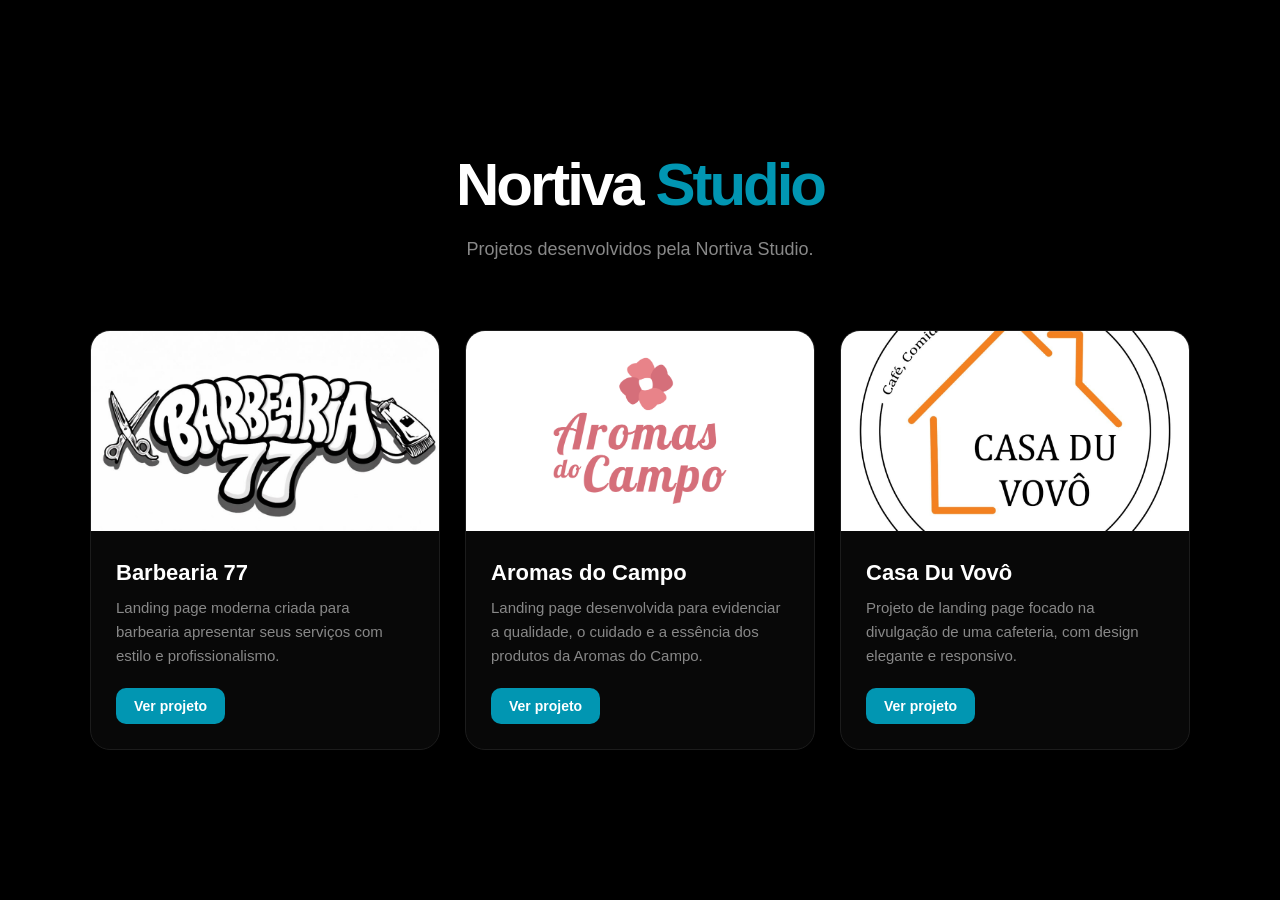
<file: index.html>
<!DOCTYPE html>
<html lang="pt-BR">

<head>
<meta charset="UTF-8">
<meta name="viewport" content="width=device-width, initial-scale=1.0">

<link rel="icon" type="image/image" href="https://avatars.githubusercontent.com/u/308160065?s=200&v=4">
    
<title>Nortiva Studio</title>

<style>

*{
    margin:0;
    padding:0;
    box-sizing:border-box;
    font-family:Inter,Arial,sans-serif;
}

body{

    min-height:100vh;
    background:#000;
    color:white;

    display:flex;
    justify-content:center;
    align-items:center;

    padding:40px;

}


.container{

    width:100%;
    max-width:1100px;
    text-align:center;

}


.logo{

    font-size:60px;
    font-weight:800;
    letter-spacing:-3px;

}

.logo span{

    color:#0196b2;

}


.subtitle{

    color:#888;
    margin-top:20px;
    font-size:18px;

}


/* Projetos */

.projects{

    margin-top:70px;

    display:grid;

    grid-template-columns:repeat(auto-fit,minmax(280px,1fr));

    gap:25px;

}



.card{

    background:#080808;

    border:1px solid #1c1c1c;

    border-radius:20px;

    overflow:hidden;

    text-align:left;

    transition:.3s;

    cursor:pointer;

}


.card:hover{

    transform:translateY(-8px);

    border-color:#0196b2;

}


.card img{

    width:100%;

    height:200px;

    object-fit:cover;

}



.content{

    padding:25px;

}



.content h2{

    font-size:22px;

    margin-bottom:10px;

}



.content p{

    color:#888;

    font-size:15px;

    line-height:1.6;

}



.button{

    display:inline-block;

    margin-top:20px;

    padding:10px 18px;

    background:#0196b2;

    color:white;

    border-radius:10px;

    text-decoration:none;

    font-size:14px;

    font-weight:600;

}



</style>

</head>


<body>


<div class="container">


<div class="logo">
    Nortiva <span>Studio</span>
</div>


<p class="subtitle">
Projetos desenvolvidos pela Nortiva Studio.
</p>



<section class="projects">


<div class="card">

<img src="barbearia77/assets/logo.jpg" alt="Projeto">

<div class="content">

<h2>Barbearia 77</h2>

<p>
Landing page moderna criada para barbearia apresentar seus serviços com estilo e profissionalismo.
</p>

<a class="button" href="../barbearia77/index.html">
Ver projeto
</a>

</div>

</div>

<div class="card">

<img src="aromas-do-campo/assets/aromasdocampo.png" alt="Projeto">

<div class="content">

<h2>Aromas do Campo</h2>

<p>
Landing page desenvolvida para evidenciar a qualidade, o cuidado e a essência dos produtos da Aromas do Campo.
</p>

<a class="button" href="../aromas-do-campo/index.html">
Ver projeto
</a>

</div>

</div>

<div class="card">

<img src="lima-vet/assets/cafeduvovo.webp" alt="Projeto">

<div class="content">

<h2>Casa Du Vovô</h2>

<p>
Projeto de landing page focado na divulgação de uma cafeteria, com design elegante e responsivo.
</p>

<a class="button" href="https://casaduvovo.netlify.app/">
Ver projeto
</a>

</div>

</div>
    
</section>



</div>


</body>

</html>
</file>
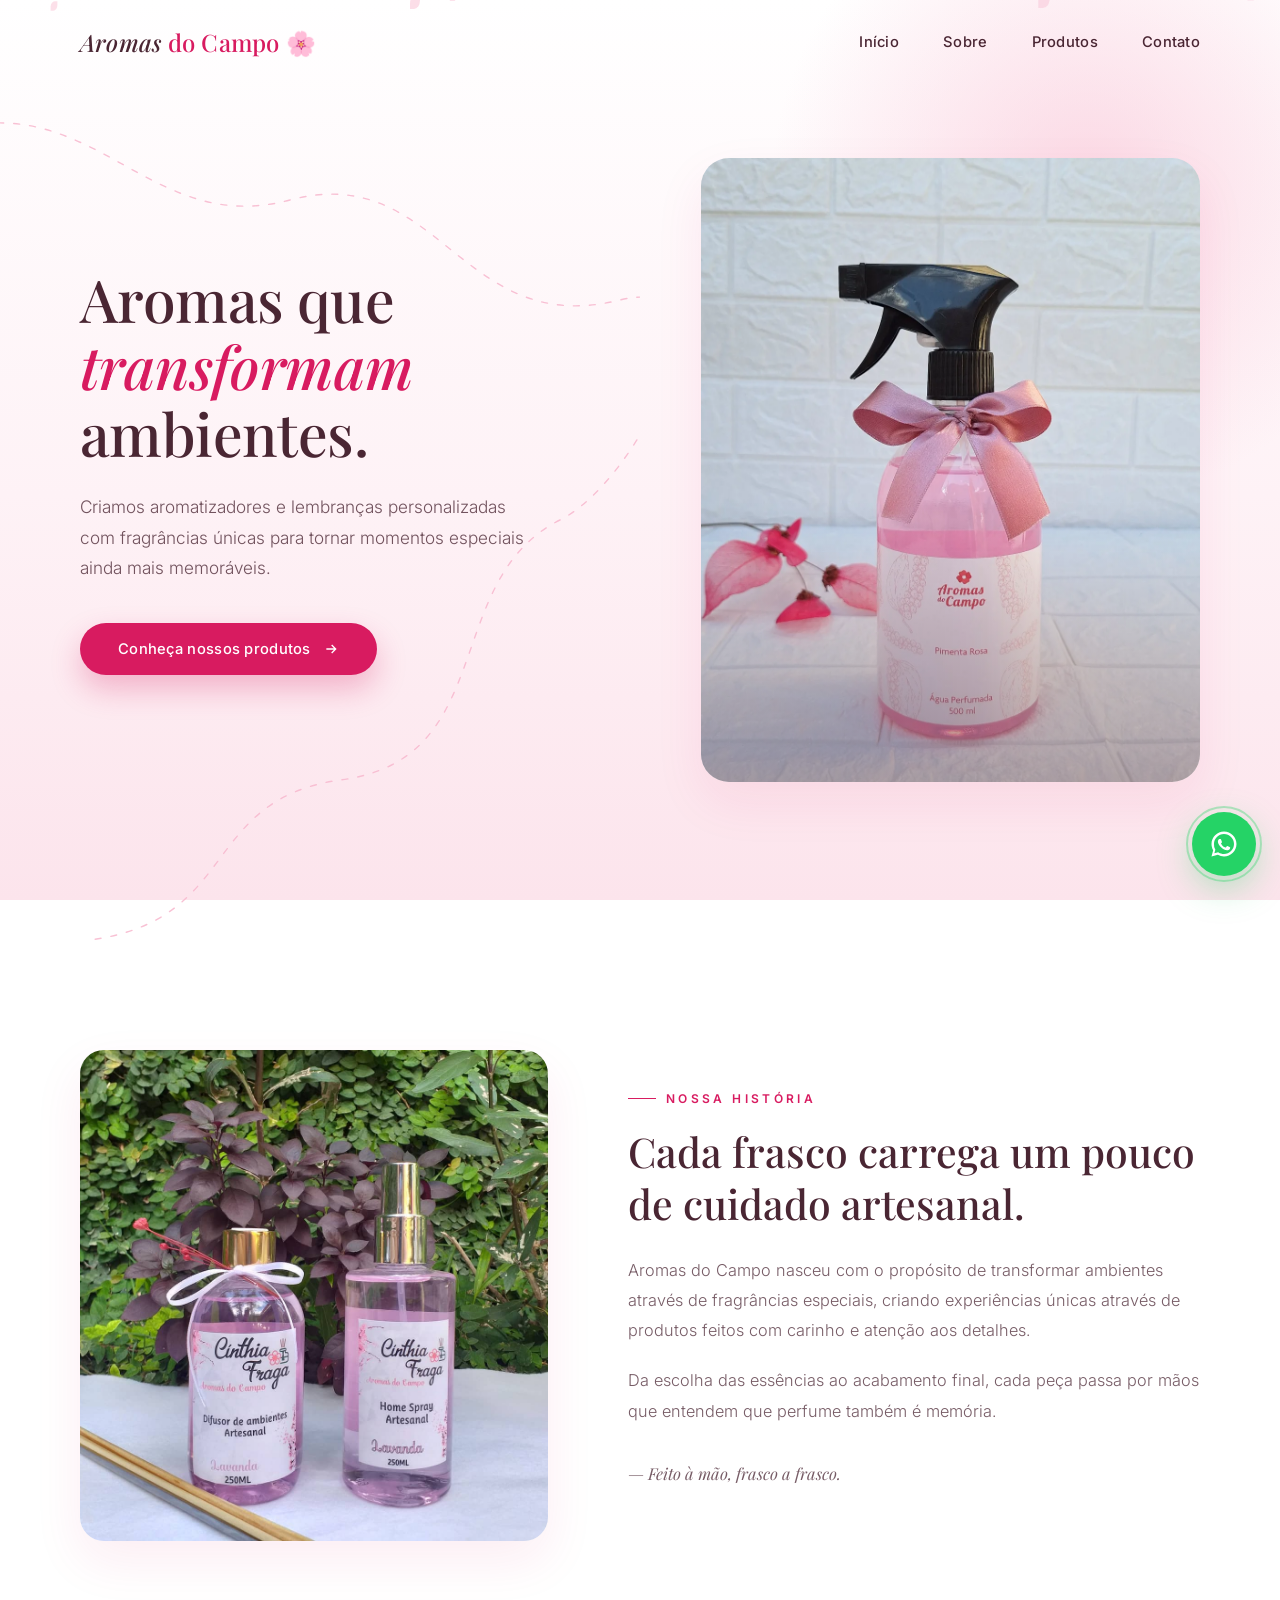
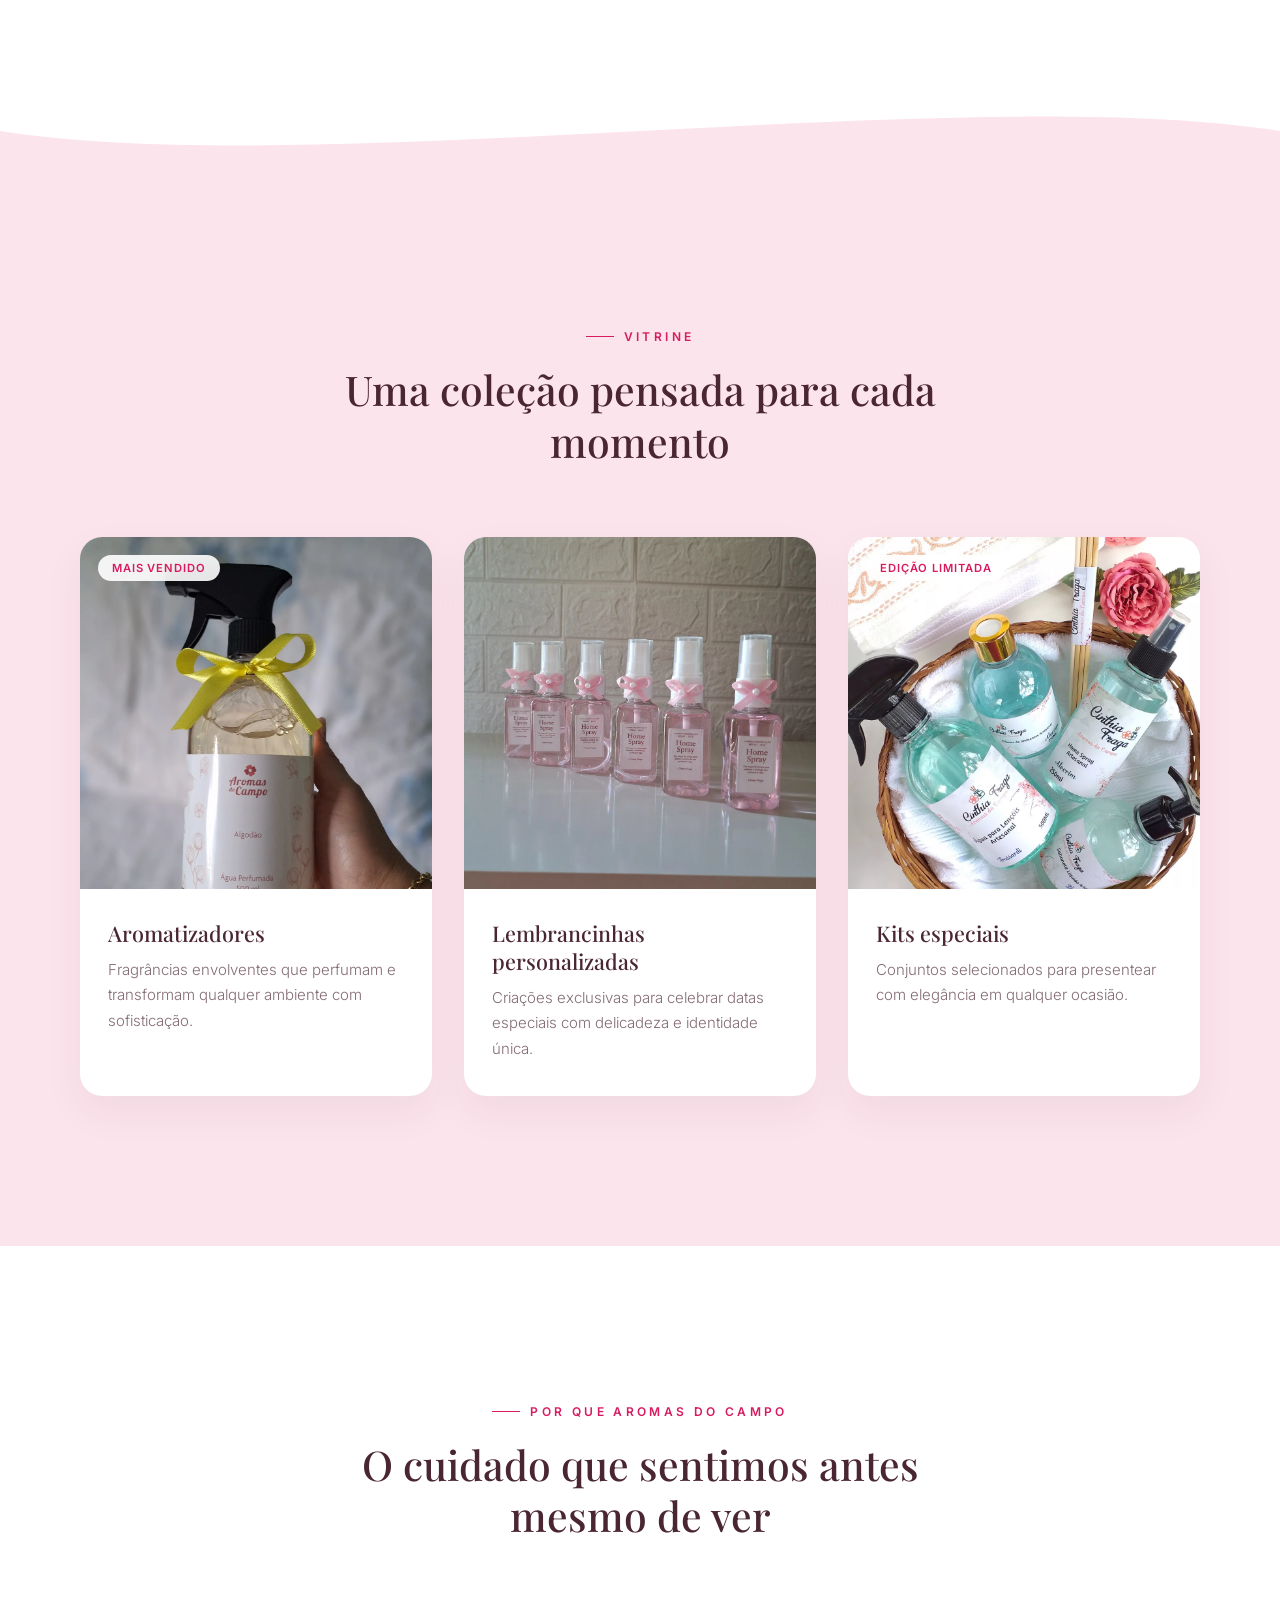
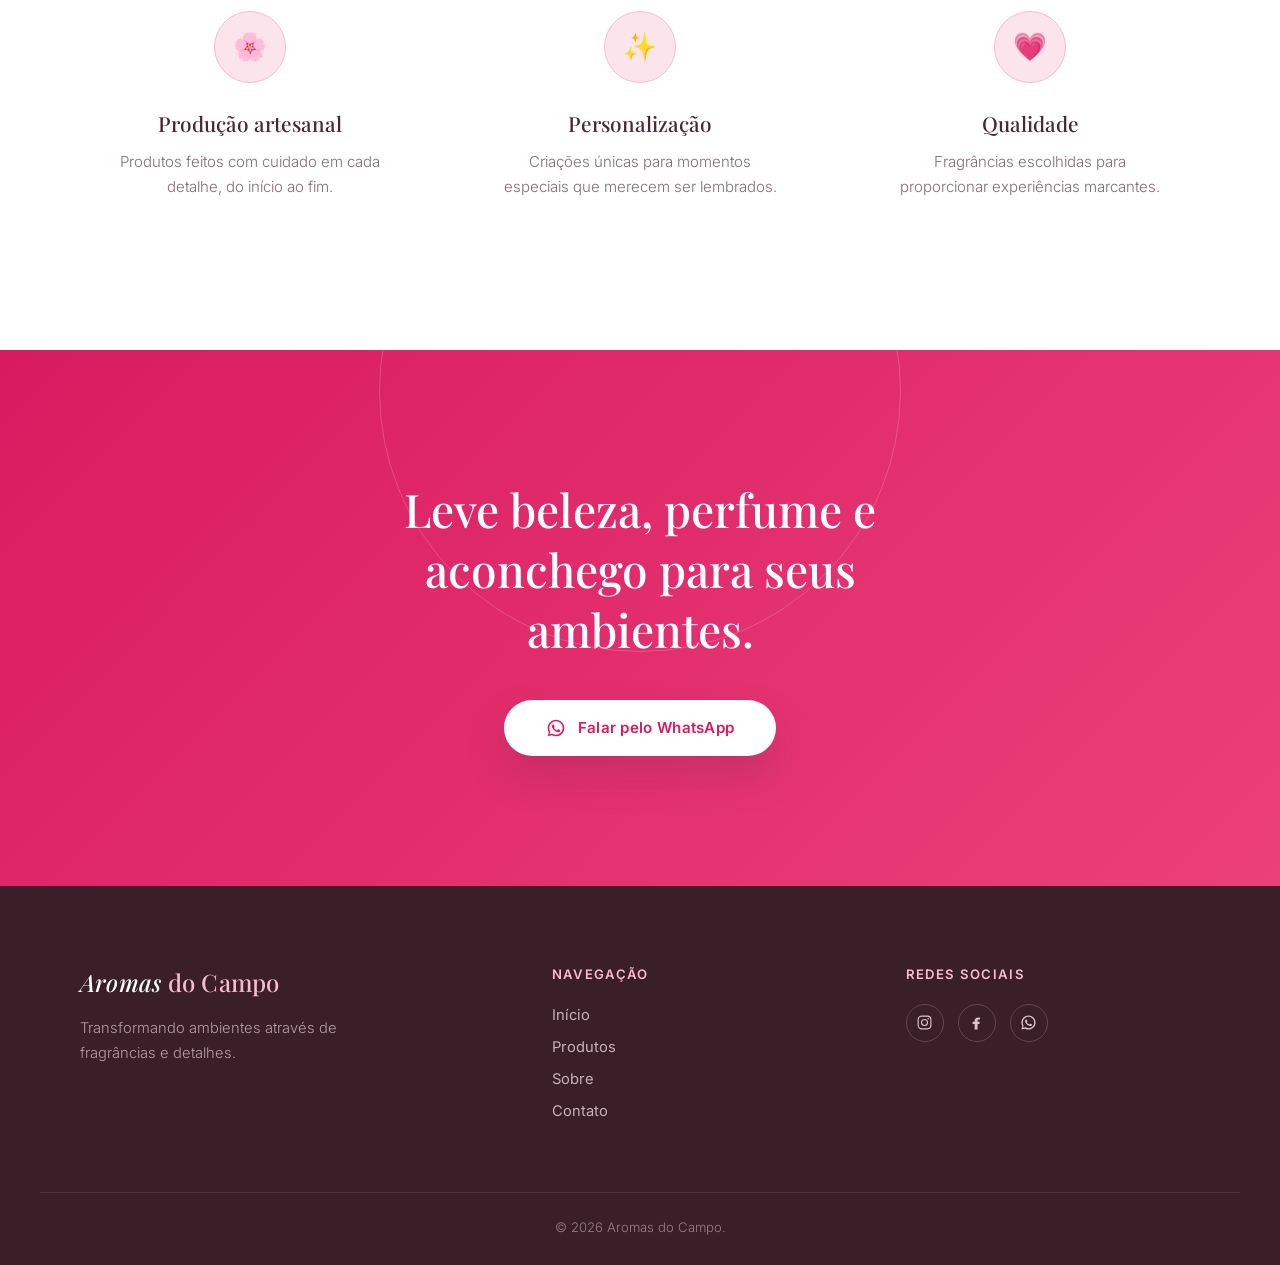
<file: aromas-do-campo/index.html>
<!DOCTYPE html>
<html lang="pt-BR">
<head>
<meta charset="UTF-8">
<meta name="viewport" content="width=device-width, initial-scale=1.0">
<title>Aromas do Campo</title>
<link rel="preconnect" href="https://fonts.googleapis.com">
<link rel="preconnect" href="https://fonts.gstatic.com" crossorigin>
<link href="https://fonts.googleapis.com/css2?family=Playfair+Display:ital,wght@0,400;0,500;0,600;1,400&family=Inter:wght@300;400;500;600&display=swap" rel="stylesheet">
<link rel="icon" type="images/png" href="assets/aromasdocampo.png">  
<link rel="stylesheet" href="style.css">
</head>

<a
    href="https://api.whatsapp.com/send?1=pt_BR&phone=5538991976203"
    class="whatsapp-float"
    target="_blank"
    aria-label="Falar no WhatsApp">
    <svg viewBox="0 0 24 24" fill="currentColor">
        <path d="M12 2C6.48 2 2 6.48 2 12c0 1.85.5 3.58 1.36 5.07L2 22l5.07-1.33A9.94 9.94 0 0012 22c5.52 0 10-4.48 10-10S17.52 2 12 2zm0 18c-1.6 0-3.1-.44-4.38-1.2l-.31-.19-3.01.79.8-2.93-.2-.32A7.94 7.94 0 014 12c0-4.41 3.59-8 8-8s8 3.59 8 8-3.59 8-8 8zm4.4-5.6c-.24-.12-1.42-.7-1.64-.78-.22-.08-.38-.12-.54.12-.16.24-.62.78-.76.94-.14.16-.28.18-.52.06-.24-.12-1.02-.38-1.94-1.2-.72-.64-1.2-1.44-1.34-1.68-.14-.24-.02-.37.1-.49.11-.11.24-.28.36-.42.12-.14.16-.24.24-.4.08-.16.04-.3-.02-.42-.06-.12-.54-1.3-.74-1.78-.2-.47-.4-.4-.54-.41h-.46c-.16 0-.42.06-.64.3-.22.24-.84.82-.84 2s.86 2.32.98 2.48c.12.16 1.7 2.6 4.12 3.64.58.25 1.03.4 1.38.51.58.18 1.11.16 1.53.1.47-.07 1.42-.58 1.62-1.14.2-.56.2-1.04.14-1.14-.06-.1-.22-.16-.46-.28z"/>
    </svg>
</a>
  
<body>

<svg class="scent-ribbon" width="700" height="900" viewBox="0 0 700 900" style="top:60px; left:-60px;" aria-hidden="true">
  <path d="M-20,80 C150,10 200,180 350,140 C500,100 520,280 680,240 C800,210 700,420 620,460 C500,520 560,700 400,720 C260,740 300,860 150,880"/>
</svg>

<!-- ======================================== -->
<!-- HEADER -->
<!-- ======================================== -->
<header class="header" id="header">
  <div class="container">
    <a href="#" class="logo">Aromas <span>do Campo 🌸</span></a>

    <nav class="nav-menu" id="navMenu">
      <a href="#inicio">Início</a>
      <a href="#sobre">Sobre</a>
      <a href="#produtos">Produtos</a>
      <a href="#contato">Contato</a>
    </nav>

    <button class="nav-toggle" id="navToggle" aria-label="Abrir menu">
      <span></span>
      <span></span>
      <span></span>
    </button>
  </div>
</header>

<!-- ======================================== -->
<!-- HERO -->
<!-- ======================================== -->
<section class="hero" id="inicio">
  <div class="hero-glow"></div>

  <div class="container">
    <div class="hero-text">
      <h1 class="hero-title">Aromas que <em>transformam</em> ambientes.</h1>
      <p class="hero-subtitle">Criamos aromatizadores e lembranças personalizadas com fragrâncias únicas para tornar momentos especiais ainda mais memoráveis.</p>

      <a href="#produtos" class="btn-primary">
        Conheça nossos produtos
        <svg viewBox="0 0 24 24" fill="none" stroke="currentColor" stroke-width="2"><path d="M5 12h14M13 6l6 6-6 6"/></svg>
      </a>
    </div>

    <div class="hero-visual">
      <img src="assets/hero.jpg" alt="Aromatizador de ambiente Aromas do Campo entre flores">
    </div>
  </div>
</section>

<!-- ======================================== -->
<!-- SOBRE A MARCA -->
<!-- ======================================== -->
<section class="about" id="sobre">
  <div class="container">
    <div class="about-visual reveal">
      <div class="about-frame"></div>
      <img src="assets/sobre.jpg" alt="Produtos artesanais Aromas do Campo">
    </div>

    <div class="about-content reveal">
      <span class="eyebrow">Nossa história</span>
      <h2>Cada frasco carrega um pouco de cuidado artesanal.</h2>
      <p>Aromas do Campo nasceu com o propósito de transformar ambientes através de fragrâncias especiais, criando experiências únicas através de produtos feitos com carinho e atenção aos detalhes.</p>
      <p>Da escolha das essências ao acabamento final, cada peça passa por mãos que entendem que perfume também é memória.</p>
      <p class="about-signature">— Feito à mão, frasco a frasco.</p>
    </div>
  </div>
</section>

<div class="section-divider">
  <svg viewBox="0 0 1200 80" preserveAspectRatio="none"><path d="M0,40 C300,90 900,-10 1200,40 L1200,80 L0,80 Z"/></svg>
</div>

<!-- ======================================== -->
<!-- PRODUTOS -->
<!-- ======================================== -->
<section class="products" id="produtos">
  <div class="container">
    <div class="section-head reveal">
      <span class="eyebrow">Vitrine</span>
      <h2>Uma coleção pensada para cada momento</h2>
    </div>

    <div class="products-grid">
      <article class="product-card reveal">
        <div class="product-media">
          <span class="product-tag">Mais vendido</span>
          <img src="assets/produto1.jpg" alt="Aromatizador de ambiente floral">
        </div>
        <div class="product-body">
          <h3>Aromatizadores</h3>
          <p>Fragrâncias envolventes que perfumam e transformam qualquer ambiente com sofisticação.</p>
        </div>
      </article>

      <article class="product-card reveal">
        <div class="product-media">
          <img src="assets/lembracinha.jpg" alt="Lembrancinhas personalizadas artesanais">
        </div>
        <div class="product-body">
          <h3>Lembrancinhas personalizadas</h3>
          <p>Criações exclusivas para celebrar datas especiais com delicadeza e identidade única.</p>
        </div>
      </article>

      <article class="product-card reveal">
        <div class="product-media">
          <span class="product-tag">Edição limitada</span>
          <img src="assets/kits.jpg" alt="Kits especiais de aromatizadores.">
        </div>
        <div class="product-body">
          <h3>Kits especiais</h3>
          <p>Conjuntos selecionados para presentear com elegância em qualquer ocasião.</p>
        </div>
      </article>
    </div>
  </div>
</section>

<!-- ======================================== -->
<!-- DIFERENCIAIS -->
<!-- ======================================== -->
<section class="features">
  <div class="container">
    <div class="section-head reveal">
      <span class="eyebrow">Por que Aromas do Campo</span>
      <h2>O cuidado que sentimos antes mesmo de ver</h2>
    </div>

    <div class="features-grid">
      <div class="feature-item reveal">
        <div class="feature-icon">🌸</div>
        <h3>Produção artesanal</h3>
        <p>Produtos feitos com cuidado em cada detalhe, do início ao fim.</p>
      </div>

      <div class="feature-item reveal">
        <div class="feature-icon">✨</div>
        <h3>Personalização</h3>
        <p>Criações únicas para momentos especiais que merecem ser lembrados.</p>
      </div>

      <div class="feature-item reveal">
        <div class="feature-icon">💗</div>
        <h3>Qualidade</h3>
        <p>Fragrâncias escolhidas para proporcionar experiências marcantes.</p>
      </div>
    </div>
  </div>
</section>

<!-- ======================================== -->
<!-- CTA FINAL -->
<!-- ======================================== -->
<section class="cta-final" id="contato">
  <div class="container">
    <h2>Leve beleza, perfume e aconchego para seus ambientes.</h2>

    <a href="https://api.whatsapp.com/send?1=pt_BR&phone=5538991976203" class="btn-whatsapp" target="_blank" rel="noopener">
      <svg viewBox="0 0 24 24" fill="currentColor"><path d="M12 2C6.48 2 2 6.48 2 12c0 1.85.5 3.58 1.36 5.07L2 22l5.07-1.33A9.94 9.94 0 0012 22c5.52 0 10-4.48 10-10S17.52 2 12 2zm0 18c-1.6 0-3.1-.44-4.38-1.2l-.31-.19-3.01.79.8-2.93-.2-.32A7.94 7.94 0 014 12c0-4.41 3.59-8 8-8s8 3.59 8 8-3.59 8-8 8zm4.4-5.6c-.24-.12-1.42-.7-1.64-.78-.22-.08-.38-.12-.54.12-.16.24-.62.78-.76.94-.14.16-.28.18-.52.06-.24-.12-1.02-.38-1.94-1.2-.72-.64-1.2-1.44-1.34-1.68-.14-.24-.02-.37.1-.49.11-.11.24-.28.36-.42.12-.14.16-.24.24-.4.08-.16.04-.3-.02-.42-.06-.12-.54-1.3-.74-1.78-.2-.47-.4-.4-.54-.41h-.46c-.16 0-.42.06-.64.3-.22.24-.84.82-.84 2s.86 2.32.98 2.48c.12.16 1.7 2.6 4.12 3.64.58.25 1.03.4 1.38.51.58.18 1.11.16 1.53.1.47-.07 1.42-.58 1.62-1.14.2-.56.2-1.04.14-1.14-.06-.1-.22-.16-.46-.28z"/></svg>
      Falar pelo WhatsApp
    </a>
  </div>
</section>

<!-- ======================================== -->
<!-- FOOTER -->
<!-- ======================================== -->
<footer class="footer">
  <div class="container">
    <div class="footer-brand">
      <a href="#" class="logo">Aromas <span style="color:var(--rosa-suave);">do Campo</span></a>
      <p>Transformando ambientes através de fragrâncias e detalhes.</p>
    </div>

    <div class="footer-col">
      <h4>Navegação</h4>
      <ul>
        <li><a href="#inicio">Início</a></li>
        <li><a href="#produtos">Produtos</a></li>
        <li><a href="#sobre">Sobre</a></li>
        <li><a href="#contato">Contato</a></li>
      </ul>
    </div>

<div class="footer-col"> 
  <h4>Redes sociais</h4>
    <div class="footer-social">
  <a href="https://www.instagram.com/cinthiafragaaromasdocampo/" aria-label="Instagram">
    <svg viewBox="0 0 24 24" fill="none" stroke="currentColor" stroke-width="1.6">
      <rect x="3" y="3" width="18" height="18" rx="5"/>
      <circle cx="12" cy="12" r="4.2"/>
      <circle cx="17.2" cy="6.8" r="1.1" fill="currentColor" stroke="none"/>
    </svg>
  </a>
  <a href="#" aria-label="Facebook">
    <svg viewBox="0 0 24 24" fill="currentColor">
      <path d="M13.5 22v-8h2.7l.4-3h-3.1V9.1c0-.87.25-1.46 1.5-1.46H17V5.05c-.34-.05-1.5-.13-2.85-.13-2.82 0-4.75 1.72-4.75 4.88V11H6.5v3h2.9v8h4.1z"/>
    </svg>
  </a>
  <a href="https://api.whatsapp.com/send?1=pt_BR&phone=5538991976203" aria-label="WhatsApp">
    <svg viewBox="0 0 24 24" fill="currentColor">
      <path d="M12 2C6.48 2 2 6.48 2 12c0 1.85.5 3.58 1.36 5.07L2 22l5.07-1.33A9.94 9.94 0 0012 22c5.52 0 10-4.48 10-10S17.52 2 12 2zm0 18c-1.6 0-3.1-.44-4.38-1.2l-.31-.19-3.01.79.8-2.93-.2-.32A7.94 7.94 0 014 12c0-4.41 3.59-8 8-8s8 3.59 8 8-3.59 8-8 8zm4.4-5.6c-.24-.12-1.42-.7-1.64-.78-.22-.08-.38-.12-.54.12-.16.24-.62.78-.76.94-.14.16-.28.18-.52.06-.24-.12-1.02-.38-1.94-1.2-.72-.64-1.2-1.44-1.34-1.68-.14-.24-.02-.37.1-.49.11-.11.24-.28.36-.42.12-.14.16-.24.24-.4.08-.16.04-.3-.02-.42-.06-.12-.54-1.3-.74-1.78-.2-.47-.4-.4-.54-.41h-.46c-.16 0-.42.06-.64.3-.22.24-.84.82-.84 2s.86 2.32.98 2.48c.12.16 1.7 2.6 4.12 3.64.58.25 1.03.4 1.38.51.58.18 1.11.16 1.53.1.47-.07 1.42-.58 1.62-1.14.2-.56.2-1.04.14-1.14-.06-.1-.22-.16-.46-.28z"/>
    </svg>
  </a>
    </div>
  </div>
</div>

  <p class="footer-bottom">© 2026 Aromas do Campo. </p>
</footer>

<script src="script.js"></script>

</body>
</html>
</file>
<file: aromas-do-campo/style.css>
/* ========================================
   RESET E BASE
======================================== */

*{
  margin:0;

  padding:0;

  box-sizing:border-box;
}

html{
  scroll-behavior:smooth;
}

body{
  font-family:'Inter', sans-serif;

  color:#4A2633;

  background:#FFFFFF;

  overflow-x:hidden;

  -webkit-font-smoothing:antialiased;
}

img{
  max-width:100%;

  display:block;
}

a{
  text-decoration:none;

  color:inherit;
}

ul{
  list-style:none;
}

button{
  font-family:inherit;

  border:none;

  cursor:pointer;
}

::selection{
  background:#F8BBD0;

  color:#4A2633;
}

/* ========================================
   VARIÁVEIS
======================================== */

:root{
  --branco:#FFFFFF;

  --rosa-claro:#FCE4EC;

  --rosa-suave:#F8BBD0;

  --rosa-principal:#EC407A;

  --rosa-forte:#D81B60;

  --texto:#4A2633;

  --sombra-suave:0 20px 50px rgba(216, 27, 96, 0.08);

  --transicao:0.5s cubic-bezier(0.22, 1, 0.36, 1);
}

/* ========================================
   UTILITÁRIOS
======================================== */

.container{
  width:100%;

  max-width:1200px;

  margin:0 auto;

  padding:0 40px;
}

.eyebrow{
  display:inline-flex;

  align-items:center;

  gap:10px;

  font-size:0.75rem;

  letter-spacing:0.28em;

  text-transform:uppercase;

  color:var(--rosa-forte);

  font-weight:600;

  margin-bottom:20px;
}

.eyebrow::before{
  content:'';

  width:28px;

  height:1px;

  background:var(--rosa-forte);
}

.reveal{
  opacity:0;

  transform:translateY(36px);

  transition:opacity 1s cubic-bezier(0.22, 1, 0.36, 1), transform 1s cubic-bezier(0.22, 1, 0.36, 1);
}

.reveal.is-visible{
  opacity:1;

  transform:translateY(0);
}

/* ========================================
   RIBBON DE FRAGRÂNCIA (ASSINATURA VISUAL)
======================================== */

.scent-ribbon{
  position:absolute;

  pointer-events:none;

  z-index:1;

  opacity:0.9;
}

.scent-ribbon path{
  fill:none;

  stroke:var(--rosa-suave);

  stroke-width:1.4;

  stroke-linecap:round;

  stroke-dasharray:6 10;

  animation:driftRibbon 40s linear infinite;
}

@keyframes driftRibbon{
  from{
    stroke-dashoffset:0;
  }

  to{
    stroke-dashoffset:-1000;
  }
}

.section-divider{
  position:relative;

  height:80px;

  width:100%;

  overflow:hidden;
}

.section-divider svg{
  width:100%;

  height:100%;
}

.section-divider path{
  fill:var(--rosa-claro);
}

/* ========================================
   HEADER
======================================== */

.header{
  position:fixed;

  top:0;

  left:0;

  width:100%;

  z-index:1000;

  padding:26px 0;

  transition:background var(--transicao), padding var(--transicao), box-shadow var(--transicao);
}

.header.scrolled{
  background:rgba(255, 255, 255, 0.92);

  backdrop-filter:blur(14px);

  padding:16px 0;

  box-shadow:0 10px 30px rgba(74, 38, 51, 0.06);
}

.header .container{
  display:flex;

  align-items:center;

  justify-content:space-between;
}

.logo{
  font-family:'Playfair Display', serif;

  font-size:1.5rem;

  font-style:italic;

  font-weight:500;

  letter-spacing:0.01em;

  color:var(--texto);
}

.logo span{
  color:var(--rosa-forte);

  font-style:normal;
}

.nav-menu{
  display:flex;

  gap:44px;
}

.nav-menu a{
  position:relative;

  font-size:0.92rem;

  font-weight:500;

  letter-spacing:0.02em;

  padding:6px 0;

  transition:color 0.3s ease;
}

.nav-menu a::after{
  content:'';

  position:absolute;

  bottom:0;

  left:0;

  width:0;

  height:1px;

  background:var(--rosa-forte);

  transition:width 0.35s ease;
}

.nav-menu a:hover{
  color:var(--rosa-forte);
}

.nav-menu a:hover::after{
  width:100%;
}

.nav-toggle{
  display:none;

  background:none;

  flex-direction:column;

  gap:5px;

  z-index:1001;
}

.nav-toggle span{
  width:24px;

  height:1.5px;

  background:var(--texto);

  transition:transform 0.3s ease, opacity 0.3s ease;
}

/* ========================================
   HERO
======================================== */

.hero{
  position:relative;

  min-height:100vh;

  display:flex;

  align-items:center;

  padding:140px 0 100px;

  background:linear-gradient(180deg, #FFFFFF 0%, #FEF2F6 55%, #FCE4EC 100%);

  overflow:hidden;
}

.hero-glow{
  position:absolute;

  top:-15%;

  right:-10%;

  width:640px;

  height:640px;

  background:radial-gradient(circle, rgba(248, 187, 208, 0.55) 0%, rgba(248, 187, 208, 0) 70%);

  border-radius:50%;

  z-index:0;
}

.hero .container{
  position:relative;

  z-index:2;

  display:grid;

  grid-template-columns:1.05fr 0.95fr;

  gap:70px;

  align-items:center;
}

.hero-title{
  font-family:'Playfair Display', serif;

  font-size:clamp(2.6rem, 4.6vw, 3.9rem);

  line-height:1.14;

  font-weight:500;

  color:var(--texto);

  margin-bottom:26px;

  letter-spacing:-0.01em;
}

.hero-title em{
  font-style:italic;

  color:var(--rosa-forte);
}

.hero-subtitle{
  font-size:1.08rem;

  line-height:1.75;

  color:rgba(74, 38, 51, 0.78);

  max-width:460px;

  margin-bottom:40px;

  font-weight:300;
}

.btn-primary{
  display:inline-flex;

  align-items:center;

  gap:12px;

  background:var(--rosa-forte);

  color:#FFFFFF;

  padding:17px 38px;

  border-radius:100px;

  font-size:0.92rem;

  font-weight:500;

  letter-spacing:0.02em;

  box-shadow:0 14px 30px rgba(216, 27, 96, 0.28);

  transition:transform var(--transicao), box-shadow var(--transicao), background var(--transicao);
}

.btn-primary:hover{
  background:#c2185b;

  transform:translateY(-3px);

  box-shadow:0 20px 40px rgba(216, 27, 96, 0.36);
}

.btn-primary svg{
  width:16px;

  height:16px;

  transition:transform 0.35s ease;
}

.btn-primary:hover svg{
  transform:translateX(4px);
}

.hero-visual{
  position:relative;

  border-radius:28px;

  overflow:hidden;

  box-shadow:var(--sombra-suave);

  aspect-ratio:4/5;
}

.hero-visual img{
  width:100%;

  height:100%;

  object-fit:cover;

  transform:scale(1.02);

  transition:transform 1.2s cubic-bezier(0.22, 1, 0.36, 1);
}

.hero-visual:hover img{
  transform:scale(1.08);
}

.hero-visual::after{
  content:'';

  position:absolute;

  inset:0;

  background:linear-gradient(180deg, rgba(216, 27, 96, 0) 55%, rgba(74, 38, 51, 0.38) 100%);
}

.petal{
  position:absolute;

  width:10px;

  height:14px;

  background:var(--rosa-suave);

  border-radius:60% 0 60% 0;

  opacity:0.7;

  animation:fall linear infinite;

  z-index:1;
}

@keyframes fall{
  from{
    transform:translateY(-10%) rotate(0deg);
  }

  to{
    transform:translateY(110vh) rotate(340deg);
  }
}

/* ========================================
   SOBRE A MARCA
======================================== */

.about{
  position:relative;

  padding:150px 0;

  background:var(--branco);
}

.about .container{
  display:grid;

  grid-template-columns:0.9fr 1.1fr;

  gap:80px;

  align-items:center;
}

.about-visual{
  position:relative;

  border-radius:24px;

  overflow:hidden;

  box-shadow:var(--sombra-suave);
}

.about-visual img{
  width:100%;

  height:100%;

  object-fit:cover;

  aspect-ratio:1/1.05;
}

.about-frame{
  position:absolute;

  top:24px;

  left:24px;

  right:-24px;

  bottom:-24px;

  border:1.5px solid var(--rosa-suave);

  border-radius:24px;

  z-index:-1;
}

.about-content h2{
  font-family:'Playfair Display', serif;

  font-size:clamp(2rem, 3.2vw, 2.7rem);

  font-weight:500;

  line-height:1.25;

  margin-bottom:26px;
}

.about-content p{
  font-size:1.02rem;

  line-height:1.85;

  color:rgba(74, 38, 51, 0.75);

  font-weight:300;

  margin-bottom:20px;
}

.about-signature{
  margin-top:32px;

  font-family:'Playfair Display', serif;

  font-style:italic;

  color:var(--rosa-forte);

  font-size:1.05rem;
}

/* ========================================
   PRODUTOS
======================================== */

.products{
  position:relative;

  padding:150px 0;

  background:var(--rosa-claro);
}

.section-head{
  max-width:620px;

  margin:0 auto 70px;

  text-align:center;
}

.section-head.align-left{
  margin:0 0 70px;

  text-align:left;
}

.section-head h2{
  font-family:'Playfair Display', serif;

  font-size:clamp(2rem, 3.2vw, 2.7rem);

  font-weight:500;

  line-height:1.25;
}

.products-grid{
  display:grid;

  grid-template-columns:repeat(3, 1fr);

  gap:32px;
}

.product-card{
  background:var(--branco);

  border-radius:22px;

  overflow:hidden;

  box-shadow:0 16px 40px rgba(74, 38, 51, 0.06);

  transition:transform var(--transicao), box-shadow var(--transicao);
}

.product-card:hover{
  transform:translateY(-10px);

  box-shadow:0 30px 60px rgba(216, 27, 96, 0.16);
}

.product-media{
  position:relative;

  aspect-ratio:1/1;

  overflow:hidden;
}

.product-media img{
  width:100%;

  height:100%;

  object-fit:cover;

  transition:transform 0.7s ease;
}

.product-card:hover .product-media img{
  transform:scale(1.1);
}

.product-tag{
  position:absolute;

  top:18px;

  left:18px;

  background:rgba(255, 255, 255, 0.9);

  backdrop-filter:blur(6px);

  color:var(--rosa-forte);

  font-size:0.7rem;

  letter-spacing:0.08em;

  text-transform:uppercase;

  padding:6px 14px;

  border-radius:100px;

  font-weight:600;
}

.product-body{
  padding:30px 28px 34px;
}

.product-body h3{
  font-family:'Playfair Display', serif;

  font-size:1.35rem;

  font-weight:500;

  margin-bottom:10px;
}

.product-body p{
  font-size:0.94rem;

  line-height:1.7;

  color:rgba(74, 38, 51, 0.68);

  font-weight:300;
}

/* ========================================
   DIFERENCIAIS
======================================== */

.features{
  padding:150px 0;

  background:var(--branco);
}

.features-grid{
  display:grid;

  grid-template-columns:repeat(3, 1fr);

  gap:50px;

  margin-top:70px;
}

.feature-item{
  text-align:center;

  padding:0 20px;
}

.feature-icon{
  width:72px;

  height:72px;

  margin:0 auto 26px;

  display:flex;

  align-items:center;

  justify-content:center;

  font-size:1.7rem;

  background:var(--rosa-claro);

  border-radius:50%;

  border:1px solid var(--rosa-suave);

  transition:transform var(--transicao), background var(--transicao);
}

.feature-item:hover .feature-icon{
  transform:scale(1.08) rotate(-6deg);

  background:var(--rosa-suave);
}

.feature-item h3{
  font-family:'Playfair Display', serif;

  font-size:1.3rem;

  font-weight:500;

  margin-bottom:12px;
}

.feature-item p{
  font-size:0.94rem;

  line-height:1.7;

  color:rgba(74, 38, 51, 0.68);

  font-weight:300;

  max-width:280px;

  margin:0 auto;
}

/* ========================================
   CTA FINAL
======================================== */

.cta-final{
  position:relative;

  padding:130px 0;

  background:linear-gradient(135deg, var(--rosa-forte) 0%, #EC407A 100%);

  text-align:center;

  overflow:hidden;
}

.cta-final::before{
  content:'';

  position:absolute;

  width:520px;

  height:520px;

  border-radius:50%;

  border:1px solid rgba(255, 255, 255, 0.18);

  top:-220px;

  left:50%;

  transform:translateX(-50%);
}

.cta-final .container{
  position:relative;

  z-index:2;
}

.cta-final h2{
  font-family:'Playfair Display', serif;

  font-size:clamp(2rem, 3.6vw, 3rem);

  font-weight:500;

  color:#FFFFFF;

  max-width:640px;

  margin:0 auto 40px;

  line-height:1.3;
}

.btn-whatsapp{
  display:inline-flex;

  align-items:center;

  gap:12px;

  background:#FFFFFF;

  color:var(--rosa-forte);

  padding:18px 42px;

  border-radius:100px;

  font-size:0.95rem;

  font-weight:600;

  letter-spacing:0.02em;

  transition:transform var(--transicao), box-shadow var(--transicao);

  box-shadow:0 20px 40px rgba(74, 38, 51, 0.18);
}

.btn-whatsapp:hover{
  transform:translateY(-3px) scale(1.02);

  box-shadow:0 26px 50px rgba(74, 38, 51, 0.24);
}

.btn-whatsapp svg{
  width:20px;

  height:20px;
}

/* ========================================
   FOOTER
======================================== */

.footer{
  background:#3a1e28;

  color:#f6e4ea;

  padding:80px 0 30px;
}

.footer .container{
  display:grid;

  grid-template-columns:1.4fr 1fr 1fr;

  gap:60px;

  padding-bottom:60px;

  border-bottom:1px solid rgba(255, 255, 255, 0.1);
}

.footer-brand .logo{
  color:#FFFFFF;

  margin-bottom:18px;

  display:inline-block;
}

.footer-brand p{
  font-size:0.92rem;

  line-height:1.7;

  color:rgba(246, 228, 234, 0.65);

  font-weight:300;

  max-width:320px;
}

.footer-col h4{
  font-size:0.82rem;

  letter-spacing:0.1em;

  text-transform:uppercase;

  color:var(--rosa-suave);

  margin-bottom:22px;

  font-weight:600;
}

.footer-col ul li{
  margin-bottom:12px;
}

.footer-col ul li a{
  font-size:0.92rem;

  color:rgba(246, 228, 234, 0.75);

  transition:color 0.3s ease;
}

.footer-col ul li a:hover{
  color:#FFFFFF;
}

.footer-social{
  display:flex;

  gap:14px;
}

.footer-social a{
  width:38px;

  height:38px;

  border-radius:50%;

  border:1px solid rgba(255, 255, 255, 0.18);

  display:flex;

  align-items:center;

  justify-content:center;

  color:rgba(246, 228, 234, 0.85);

  transition:background 0.3s ease, transform 0.3s ease, border-color 0.3s ease, color 0.3s ease;
}

.footer-social a svg{
  width:17px;

  height:17px;
}

.footer-social a:hover{
  background:var(--rosa-forte);

  border-color:var(--rosa-forte);

  color:#FFFFFF;

  transform:translateY(-3px);
}

.footer-bottom{
  padding-top:26px;

  text-align:center;

  font-size:0.82rem;

  color:rgba(246, 228, 234, 0.5);

  font-weight:300;
}

/* ========================================
   RESPONSIVO
======================================== */

@media (max-width:980px){

  .hero .container{
    grid-template-columns:1fr;

    gap:50px;
  }

  .hero-visual{
    max-width:420px;

    margin:0 auto;
  }

  .about .container{
    grid-template-columns:1fr;

    gap:60px;
  }

  .about-visual{
    max-width:420px;

    margin:0 auto;
  }

  .products-grid{
    grid-template-columns:repeat(2, 1fr);
  }

  .features-grid{
    grid-template-columns:1fr;

    gap:60px;
  }

  .footer .container{
    grid-template-columns:1fr 1fr;

    gap:40px;
  }
}

@media (max-width:720px){

  .container{
    padding:0 24px;
  }

  .nav-menu{
    position:fixed;

    top:0;

    right:0;

    height:100vh;

    width:min(78vw, 320px);

    background:#FFFFFF;

    flex-direction:column;

    justify-content:center;

    align-items:flex-start;

    gap:30px;

    padding:0 50px;

    box-shadow:-20px 0 50px rgba(74, 38, 51, 0.1);

    transform:translateX(100%);

    transition:transform var(--transicao);

    z-index:1000;
  }

  .nav-menu.open{
    transform:translateX(0);
  }

  .nav-toggle{
    display:flex;
  }

  .nav-toggle.open span:nth-child(1){
    transform:translateY(6.5px) rotate(45deg);
  }

  .nav-toggle.open span:nth-child(2){
    opacity:0;
  }

  .nav-toggle.open span:nth-child(3){
    transform:translateY(-6.5px) rotate(-45deg);
  }

  .hero{
    padding:120px 0 80px;

    text-align:center;
  }

  .hero-subtitle{
    margin-left:auto;

    margin-right:auto;
  }

  .products-grid{
    grid-template-columns:1fr;
  }

  .footer .container{
    grid-template-columns:1fr;

    gap:40px;

    text-align:center;
  }

  .footer-brand p{
    margin:0 auto;
  }

  .footer-social{
    justify-content:center;
  }
}

/* ========================================
   WHATSAPP FLUTUANTE
======================================== */

.whatsapp-float{
    position:fixed;
    right:24px;
    bottom:24px;

    width:64px;
    height:64px;

    display:flex;
    align-items:center;
    justify-content:center;

    background:#25D366;
    color:#fff;

    border-radius:50%;

    box-shadow:
        0 12px 35px rgba(37,211,102,.35);

    z-index:9999;

    transition:
        transform .35s ease,
        box-shadow .35s ease;
}

.whatsapp-float:hover{
    transform:translateY(-5px) scale(1.08);

    box-shadow:
        0 18px 45px rgba(37,211,102,.45);
}

.whatsapp-float svg{
    width:30px;
    height:30px;
}

.whatsapp-float::before{
    content:"";

    position:absolute;
    inset:-6px;

    border-radius:50%;

    border:2px solid rgba(37,211,102,.35);

    animation:whatsappPulse 2s infinite;
}

@keyframes whatsappPulse{

    0%{
        transform:scale(1);
        opacity:1;
    }

    100%{
        transform:scale(1.45);
        opacity:0;
    }

}

@media (max-width:720px){

    .whatsapp-float{
        width:58px;
        height:58px;

        right:18px;
        bottom:18px;
    }

    .whatsapp-float svg{
        width:27px;
        height:27px;
    }

}
</file>
